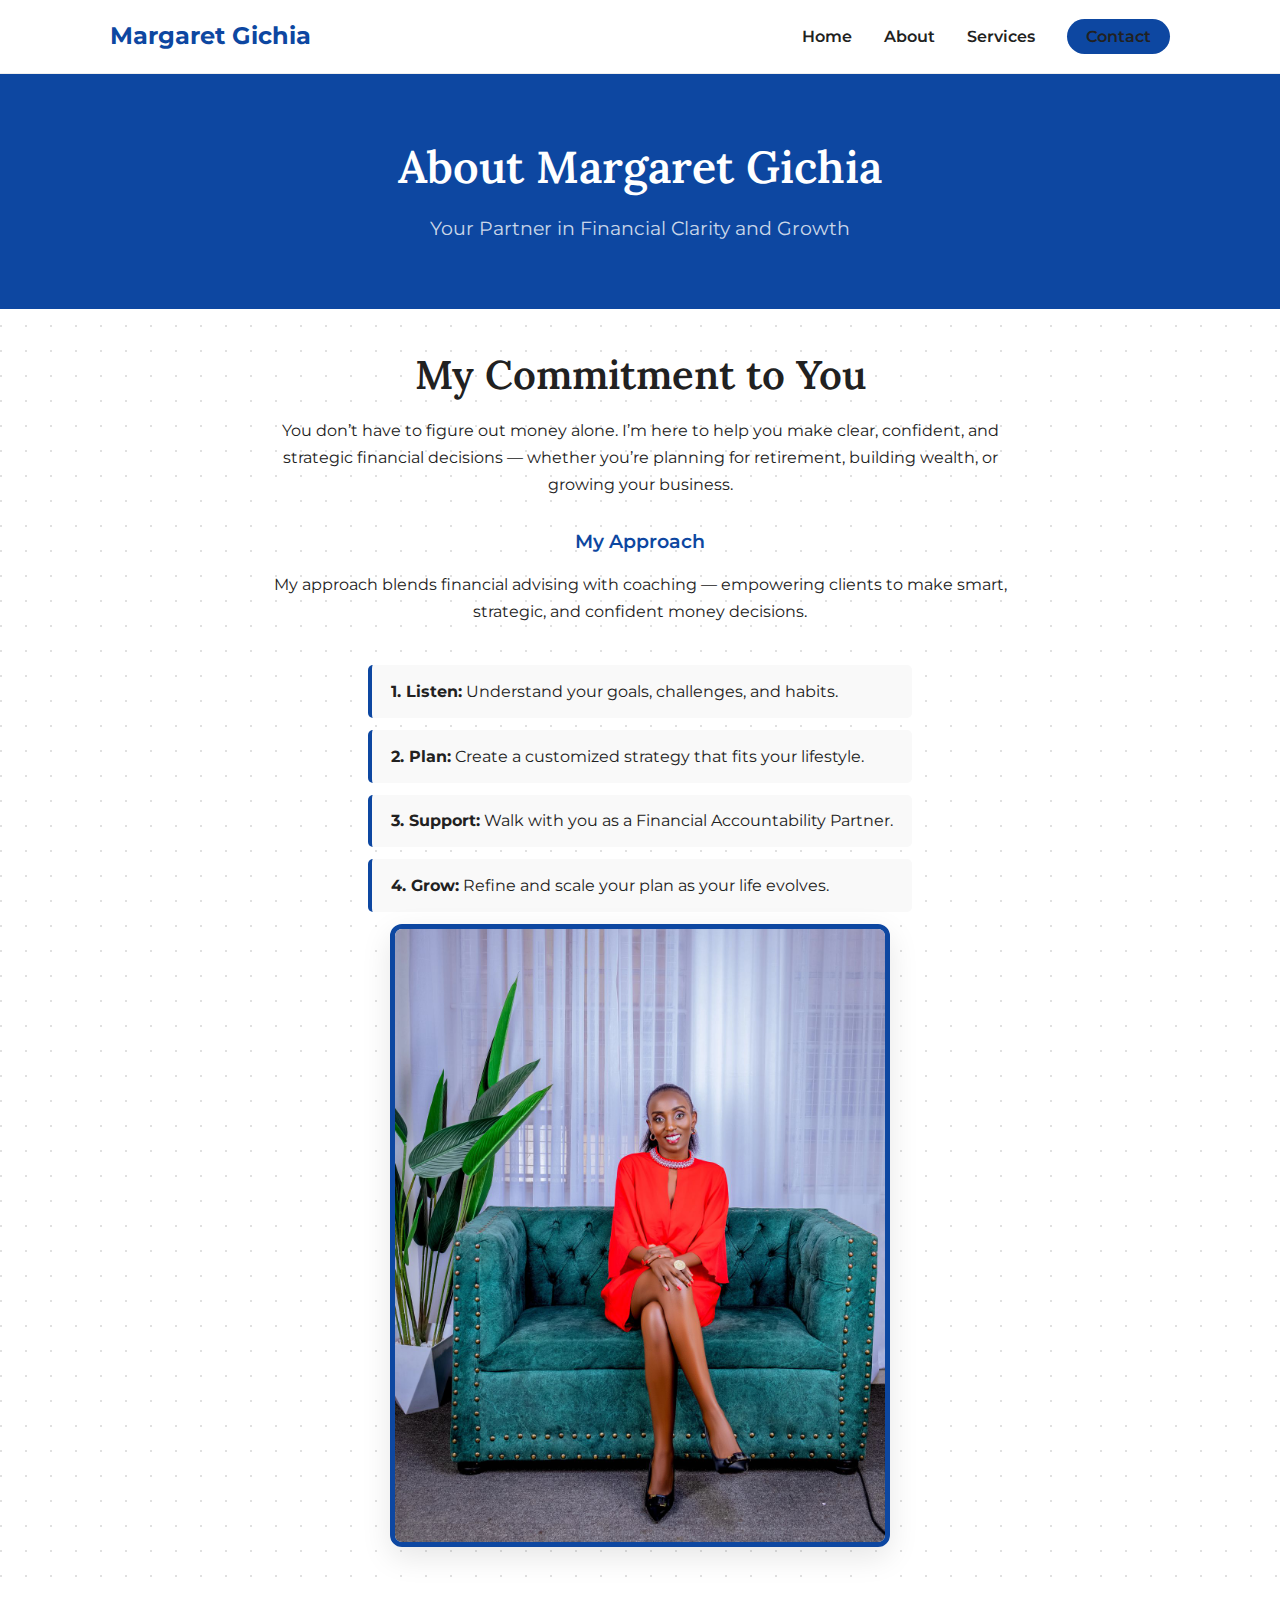
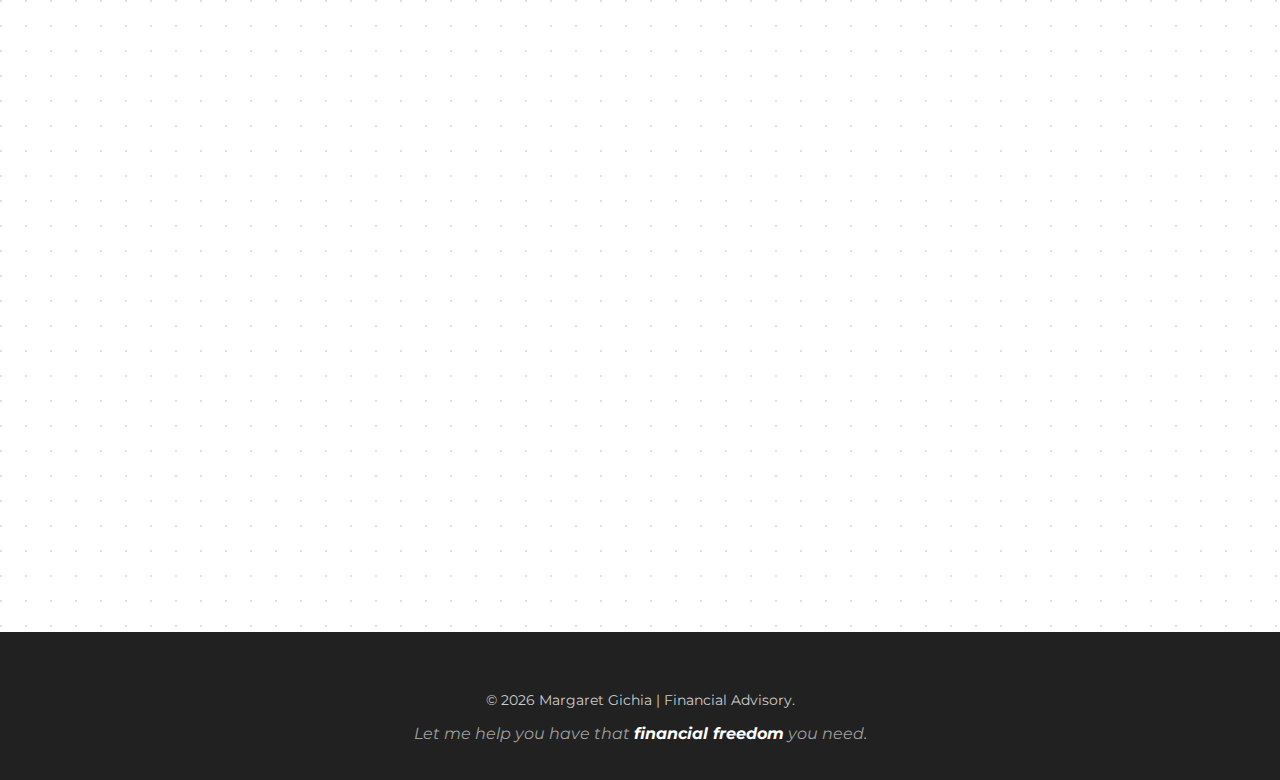
<file: about.html>
<!DOCTYPE html>
<html lang="en">
<head>
    <meta charset="UTF-8">
    <meta name="viewport" content="width=device-width, initial-scale=1.0">
    <title>Margaret Gichia - About Me</title>
    <link rel="stylesheet" href="style.css">
    <link href="https://fonts.googleapis.com/css2?family=Montserrat:wght@400;600;700&family=Lora:wght@500&display=swap" rel="stylesheet">
    
    <!-- FONT AWESOME LINK -->
    <link rel="stylesheet" href="https://cdnjs.cloudflare.com/ajax/libs/font-awesome/6.5.1/css/all.min.css" integrity="sha512-DTOQO9RWCH3ppGqcWaEA1BIZOC6xxalwEsw9c2QQeAIftl+Vegovlnee1c9QX4TctnWMn13TZye+giMm8e2LwA==" crossorigin="anonymous" referrerpolicy="no-referrer" />
</head>
<body>

    <header class="navbar">
    <div class="container">
        <a href="index.html" class="logo">Margaret Gichia</a>
        <nav id="nav-menu">
        <ul>
            <li><a href="index.html">Home</a></li>
            <li><a href="about.html">About</a></li>
            <li><a href="services.html">Services</a></li>
            <li><a href="services.html#contact" class="cta-button-nav">Contact</a></li>
        </ul>
        </nav>
        <div class="hamburger" id="hamburger-button">
            <span class="bar"></span>
            <span class="bar"></span>
            <span class="bar"></span>
        </div>
    </div>
</header>

<main>
    <section class="page-title">
        <div class="container">
            <h1>About Margaret Gichia</h1>
            <p>Your Partner in Financial Clarity and Growth</p>
        </div>
    </section>

    <!-- CORRECTED SECTION: The about-image div is now INSIDE the about-grid div -->
    <section class="about-content fade-in-section">
        <div class="container about-grid">
            <div class="about-text">
                <h2>My Commitment to You</h2>
                <p>You don’t have to figure out money alone. I’m here to help you make clear, confident, and strategic financial decisions — whether you’re planning for retirement, building wealth, or growing your business.</p>
                <div id="my-approach">
                <h3>My Approach</h3>
                <p>My approach blends financial advising with coaching — empowering clients to make smart, strategic, and confident money decisions.</p>
                <div class="process-steps">
                    <div class="step"><strong>1. Listen:</strong> Understand your goals, challenges, and habits.</div>
                    <div class="step"><strong>2. Plan:</strong> Create a customized strategy that fits your lifestyle.</div>
                    <div class="step"><strong>3. Support:</strong> Walk with you as a Financial Accountability Partner.</div>
                    <div class="step"><strong>4. Grow:</strong> Refine and scale your plan as your life evolves.</div>
                </div>
            </div>
            </div>
            <!-- THIS DIV IS NOW CORRECTLY PLACED INSIDE THE GRID -->
            <div class="about-image">
                <img src="images/about_3.jpg" alt="Margaret Gichia in a professional setting">
            </div>
        </div>
    </section>

     <section class="stats-bar fade-in-section">
         <div class="container stats-grid">
             <div class="stat-item">
                 <!-- I see you updated this number to 700. The script will handle it! -->
                 <div class="stat-number" data-target="700">0</div>
                 <div class="stat-label">Individuals Guided</div>
             </div>
             <div class="stat-item">
                 <div class="stat-number" data-target="10">0</div>
                 <div class="stat-label">Companies Empowered</div>
             </div>
             <div class="stat-item">
                 <div class="stat-number" data-target="10">0</div>
                 <div class="stat-label">Chamas Strengthened</div>
             </div>
              <div class="stat-item">
                 <div class="stat-number" data-target="5">0</div>
                 <div class="stat-label">Years of Experience</div>
             </div>
         </div>
     </section>
     
     <section class="final-cta fade-in-section">
            <div class="container">
                <h2>Ready for the Next Step?</h2>
                <p>Explore my services or return to the homepage.</p>
                <a href="services.html" class="cta-button-light">Check Out My Services</a>
                <a href="index.html" class="cta-button-light cta-secondary">🏠 Back to Home</a>
            </div>
        </section>
</main>

    <footer>
    <div class="container">
        <div class="social-links">
            <a href="https://wa.me/254702195761" target="_blank" aria-label="Chat on WhatsApp"><i class="fab fa-whatsapp"></i></a>
            <a href="https://linkedin.com/in/margaret-gichia" target="_blank" aria-label="View LinkedIn Profile"><i class="fab fa-linkedin"></i></a>
            <a href="mailto:gichiamargaret04@gmail.com" aria-label="Send an Email"><i class="fas fa-envelope"></i></a>
        </div>
        <p class="copyright">&copy; <span id="current-year"></span> Margaret Gichia | Financial Advisory.</p>
        <p class="tagline">Let me help you have that <strong>financial freedom</strong> you need.</p>
    </div>
    </footer>
     <script src="script.js"></script>
</body>
</html>
</file>
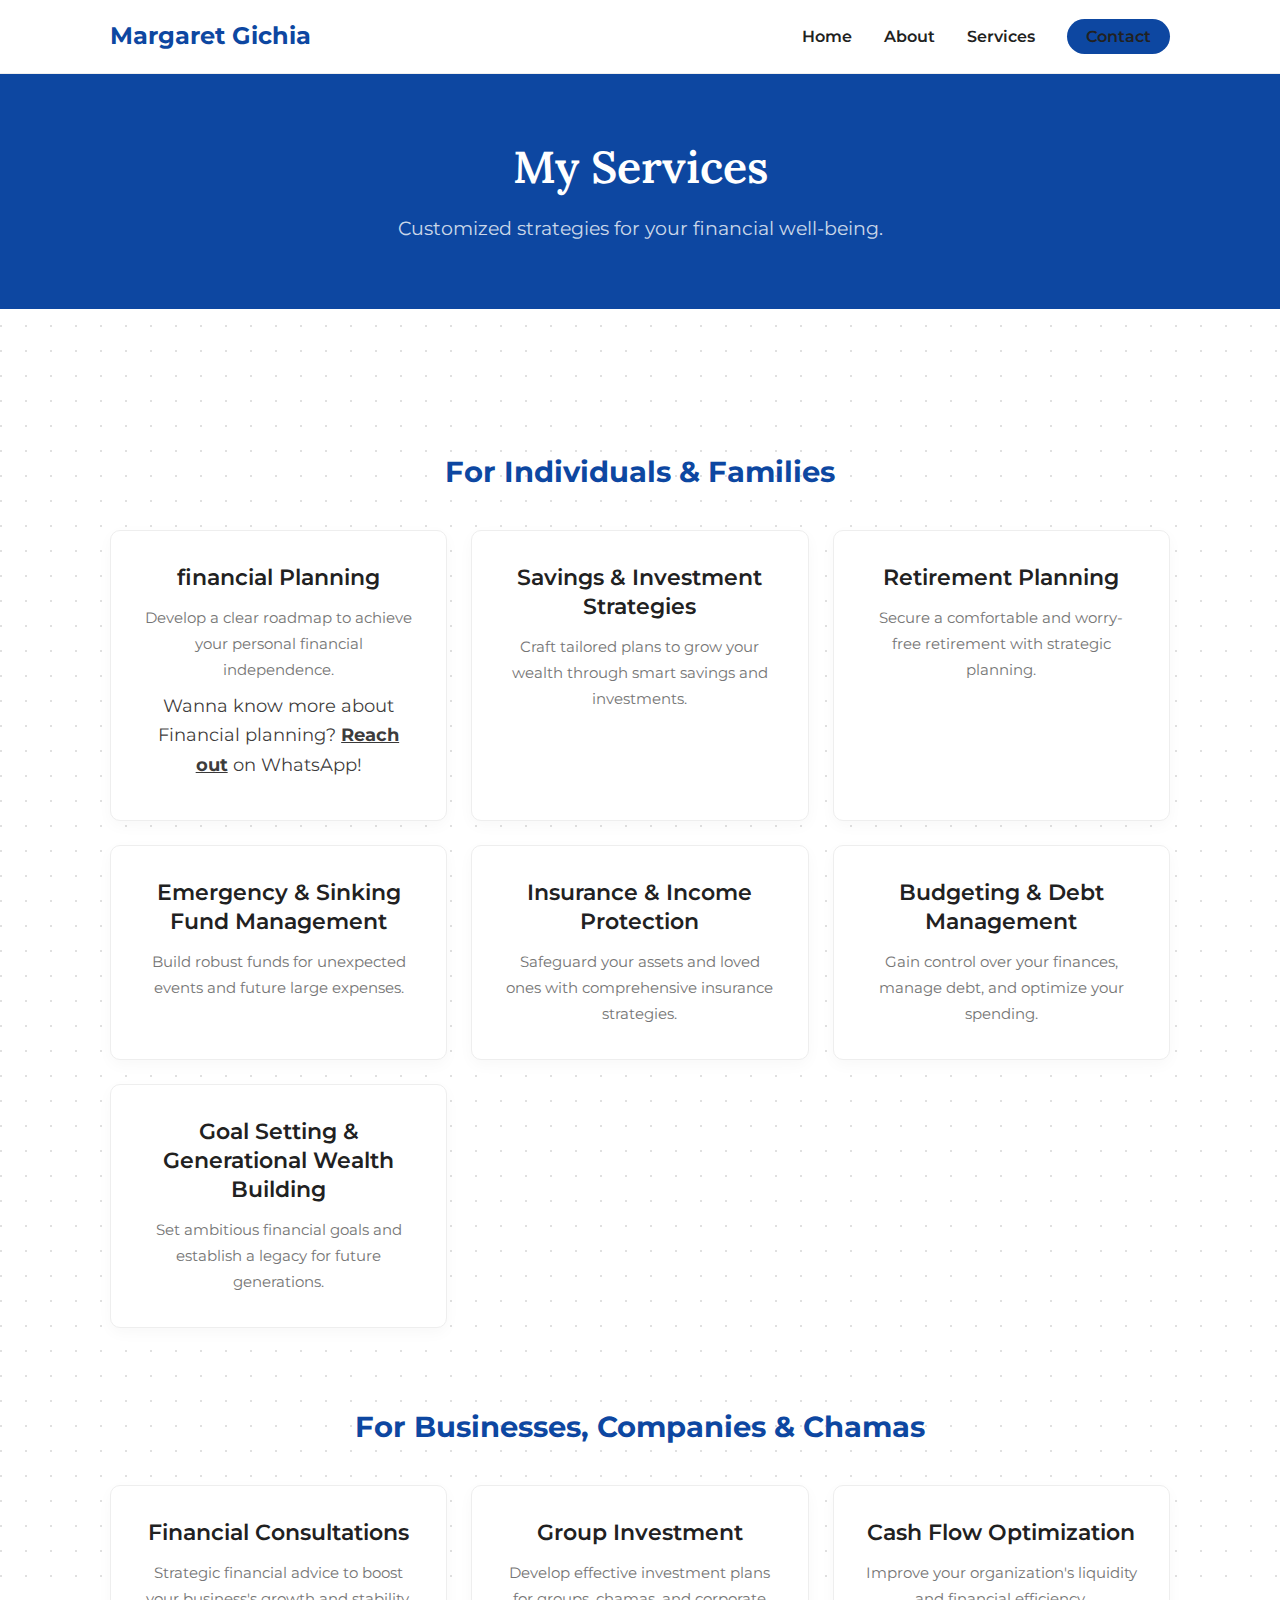
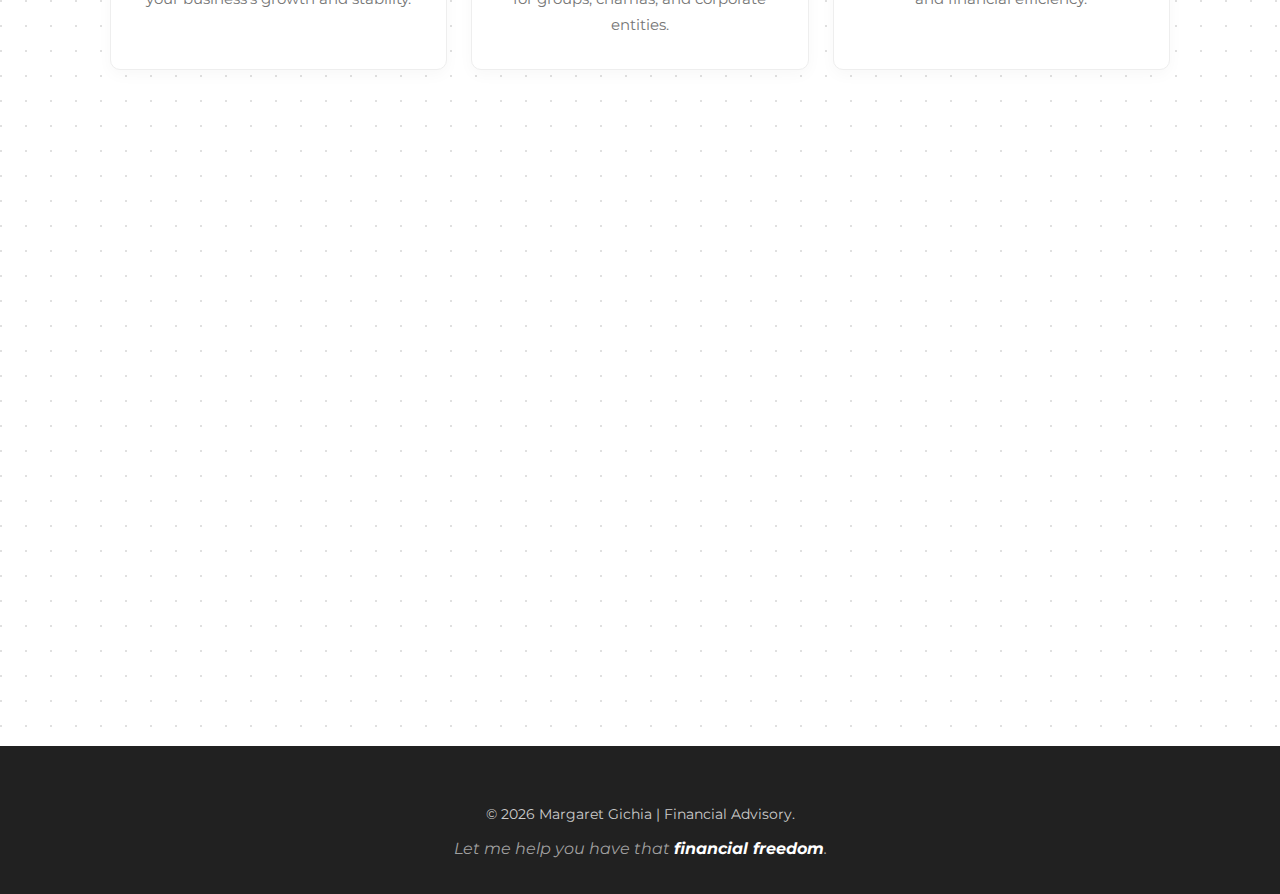
<file: services.html>
<!DOCTYPE html>
<html lang="en">
<head>
    <meta charset="UTF-8">
    <meta name="viewport" content="width=device-width, initial-scale=1.0">
    <title>Margaret Gichia - Services</title>
    <link rel="stylesheet" href="style.css">
    <link href="https://fonts.googleapis.com/css2?family=Montserrat:wght@400;600;700&family=Lora:wght@500&display=swap" rel="stylesheet">
    
    <!-- UPDATED FONT AWESOME LINK - THIS IS THE FIX -->
    <link rel="stylesheet" href="https://cdnjs.cloudflare.com/ajax/libs/font-awesome/6.5.1/css/all.min.css" integrity="sha512-DTOQO9RWCH3ppGqcWaEA1BIZOC6xxalwEsw9c2QQeAIftl+Vegovlnee1c9QX4TctnWMn13TZye+giMm8e2LwA==" crossorigin="anonymous" referrerpolicy="no-referrer" />
</head>
<body>

    <header class="navbar">
    <div class="container">
        <a href="index.html" class="logo">Margaret Gichia</a>
        <nav id="nav-menu">
        <ul>
            <li><a href="index.html">Home</a></li>
            <li><a href="about.html">About</a></li>
            <li><a href="services.html">Services</a></li>
            <li><a href="services.html#contact" class="cta-button-nav">Contact</a></li>
        </ul>
        </nav>
        <div class="hamburger" id="hamburger-button">
            <span class="bar"></span>
            <span class="bar"></span>
            <span class="bar"></span>
        </div>
    </div>
</header>

<main>
     <section class="page-title">
        <div class="container">
            <h1>My Services</h1>
            <p>Customized strategies for your financial well-being.</p>
        </div>
    </section>

    <section class="services-detailed fade-in-section">
        <div class="container">
            <h2 class="section-sub-heading">For Individuals & Families</h2>
            <div class="services-detailed-grid">
                 <div class="service-detail-card">
                     <i class="fas fa-hand-holding-usd service-detail-icon"></i>
                     <h3>financial Planning</h3>
                     <p>Develop a clear roadmap to achieve your personal financial independence.</p>
                     <div class="card-cta-reveal"> <!-- we cant use card-overlay since it will hide the original service when trying to display that reach out part-->
                        <a href="https://wa.me/254702195761" class="whatsapp-link" data-service="Financial Planning">
                            Wanna know more about Financial planning? <b>Reach out</b> on WhatsApp!
                        </a>
                    </div>
                 </div>
                 <div class="service-detail-card">
                    <i class="fas fa-chart-line service-detail-icon"></i>
                     <h3>Savings & Investment Strategies</h3>
                     <p>Craft tailored plans to grow your wealth through smart savings and investments.</p>
                 </div>
                 <div class="service-detail-card">
                    <i class="fas fa-umbrella-beach service-detail-icon"></i>
                     <h3>Retirement Planning</h3>
                     <p>Secure a comfortable and worry-free retirement with strategic planning.</p>
                 </div>
                 <div class="service-detail-card">
                    <i class="fas fa-piggy-bank service-detail-icon"></i>
                     <h3>Emergency & Sinking Fund Management</h3>
                     <p>Build robust funds for unexpected events and future large expenses.</p>
                 </div>
                 <div class="service-detail-card">
                    <i class="fas fa-shield-alt service-detail-icon"></i>
                     <h3>Insurance & Income Protection</h3>
                     <p>Safeguard your assets and loved ones with comprehensive insurance strategies.</p>
                 </div>
                 <div class="service-detail-card">
                    <i class="fas fa-wallet service-detail-icon"></i>
                     <h3>Budgeting & Debt Management</h3>
                     <p>Gain control over your finances, manage debt, and optimize your spending.</p>
                 </div>
                 <div class="service-detail-card">
                    <i class="fas fa-seedling service-detail-icon"></i>
                     <h3>Goal Setting & Generational Wealth Building</h3>
                     <p>Set ambitious financial goals and establish a legacy for future generations.</p>
                 </div>
            </div>

             <h2 class="section-sub-heading" style="margin-top: 5rem;">For Businesses, Companies & Chamas</h2>
             <div class="services-detailed-grid">
                 <div class="service-detail-card">
                    <i class="fas fa-building service-detail-icon"></i>
                     <h3>Financial Consultations </h3>
                     <p>Strategic financial advice to boost your business's growth and stability.</p>
                 </div>
                 <div class="service-detail-card">
                    <i class="fas fa-users service-detail-icon"></i>
                     <h3>Group Investment</h3>
                     <p>Develop effective investment plans for groups, chamas, and corporate entities.</p>
                 </div>
                 <div class="service-detail-card">
                    <i class="fas fa-funnel-dollar service-detail-icon"></i>
                     <h3>Cash Flow Optimization</h3>
                     <p>Improve your organization's liquidity and financial efficiency.</p>
                 </div>
             </div>
        </div>
    </section>

     <section class="contact-section fade-in-section" id="contact">
         <div class="container">
             <div class="section-title">
                 <h2>Let's Connect</h2>
                 <p>Ready to take the next step? Reach out today for a complimentary consultation.</p>
             </div>
                <div class="contact-grid">
                    <a href="mailto:gichiamargaret04@gmail.com" class="contact-card">
                        <div class="contact-icon"><i class="fas fa-envelope"></i></div>
                        <h3>Email</h3>
                        <p>gichiamargaret04@gmail.com</p>
                        <div class="card-cta">Send an Email</div>
                    </a>
                    <a href="https://wa.me/254702195761" target="_blank" class="contact-card">
                        <div class="contact-icon"><i class="fab fa-whatsapp"></i></div>
                        <h3>WhatsApp</h3>
                        <p>+254 702 195 761</p>
                        <div class="card-cta">Chat on WhatsApp</div>
                    </a>
                    <a href="https://linkedin.com/in/margaret-gichia" target="_blank" class="contact-card">
                        <div class="contact-icon"><i class="fab fa-linkedin-in"></i></div>
                        <h3>LinkedIn</h3>
                        <p>Connect Professionally</p>
                        <div class="card-cta">View Profile</div>
                    </a>
                </div>
             </div>
         </div>
     </section>
</main>

    <footer>
    <div class="container">
        <div class="social-links">
            <a href="https://wa.me/254702195761" target="_blank" aria-label="Chat on WhatsApp"><i class="fab fa-whatsapp"></i></a>
            <a href="https://linkedin.com/in/margaret-gichia" target="_blank" aria-label="View LinkedIn Profile"><i class="fab fa-linkedin"></i></a>
            <a href="mailto:gichiamargaret04@gmail.com" aria-label="Send an Email"><i class="fas fa-envelope"></i></a>
        </div>
        <p class="copyright">&copy; <span id="current-year"></span> Margaret Gichia | Financial Advisory.</p>
        <p class="tagline">Let me help you have that <strong>financial freedom</strong>.</p>
    </div>
    </footer>
     <script src="script.js"></script>
</body>
</html>
</file>
<file: style.css>
/* =================================================================
   1. Global Styles & Variables
   ================================================================= */
:root {
    --primary-color: #0d47a1;  /* A deep, trustworthy blue */
    --secondary-color: #1e88e5; /* A slightly brighter blue for accents */
    --dark-color: #212121;      /* For text */
    --grey-color: #757575;      /* For subtitles */
    --light-color: #ffffff;     /* White */
    --services-color: #6162cf; 
    --bg-light-grey: #f9f9f9;  /* Light grey for section backgrounds */
    --font-main: 'Montserrat', sans-serif;
    --font-heading: 'Lora', serif;
}
/* Animation Class */
.fade-in-section {
    opacity: 0;
    transform: translateY(20px);
    transition: opacity 0.6s ease-out, transform 0.6s ease-out;
}
.fade-in-section.is-visible {
    opacity: 1;
    transform: none;
}
* {
    box-sizing: border-box;
    margin: 0;
    padding: 0;
}

body {
    font-family: var(--font-main);
    color: var(--dark-color);
    line-height: 1.7;
    background-color: var(--light-color);
    /* This creates the subtle dot pattern background */
    background-image: radial-gradient(circle at 1px 1px, #e0e0e0 1px, transparent 0);
    background-size: 25px 25px;
}

.container {
    max-width: 1100px;
    margin: 0 auto;
    padding: 0 20px;
}

h1, h2, h3 {
    font-family: var(--font-heading);
    font-weight: 600;
    margin-bottom: 1rem;
    line-height: 1.3;
}

h1 { font-size: 3rem; color: var(--light-color); }
h2 { font-size: 2.5rem; color: var(--dark-color); text-align: center; }
p { font-size: 1rem; margin-bottom: 1rem; }

/* New: Sub-heading style for sections like "For Individuals & Families" */
.section-sub-heading {
    font-family: var(--font-main); /* Use main font for a more modern feel */
    font-size: 1.8rem;
    font-weight: 700;
    color: var(--primary-color);
    text-align: center;
    margin-top: 4rem;
    margin-bottom: 2.5rem;
}


/* =================================================================
   2. Navbar
   ================================================================= */
.navbar {
    background: var(--light-color);
    padding: 1rem 0;
    border-bottom: 1px solid #eee;
    position: sticky;
    top: 0;
    z-index: 100;
}

.navbar .container {
    display: flex;
    justify-content: space-between;
    align-items: center;
}

.logo {
    font-size: 1.5rem;
    font-weight: 700;
    text-decoration: none;
    color: var(--primary-color);
}

.navbar nav ul {
    display: flex;
    list-style: none;
    align-items: center;
}

.navbar nav ul li {
    margin-left: 2rem;
}

.navbar nav a {
    text-decoration: none;
    color: var(--dark-color);
    font-weight: 600;
    transition: color 0.3s ease;
}

.navbar nav a:hover {
    color: var(--primary-color);
}

.cta-button-nav {
    background: var(--primary-color);
    color: var(--light-color);
    padding: 0.5rem 1.2rem;
    border-radius: 50px;
    transition: background-color 0.3s ease;
}

.cta-button-nav:hover {
    background: var(--secondary-color);
    color: var(--light-color);
}


/* =================================================================
   3. Hero Section
   ================================================================= */
.hero {
    background-image: linear-gradient(rgba(13, 71, 161, 0.8), rgba(13, 71, 161, 0.8)), url('images/hero-background.jpg');
    background-size: cover;
    background-position: center;
    padding: 6rem 0;
    color: var(--light-color);
}

.hero-content {
    display: flex;
    align-items: center;
    justify-content: space-between;
}

.hero-text {
    flex: 1;
    padding-right: 3rem;
}

.hero .subtitle {
    font-size: 1.2rem;
    margin-bottom: 2rem;
    color: rgba(255, 255, 255, 0.9);
}

.cta-button {
    background: var(--light-color);
    color: var(--primary-color);
    padding: 1rem 2rem;
    border-radius: 50px;
    text-decoration: none;
    font-weight: 700;
    font-size: 1.1rem;
    display: inline-block;
    transition: transform 0.3s ease, box-shadow 0.3s ease;
}

.cta-button:hover {
    transform: translateY(-3px);
    box-shadow: 0 4px 15px rgba(0,0,0,0.2);
}

.hero-image-container img {
    width: 300px;
    height: 300px;
    border-radius: 50%;
    object-fit: cover;
    border: 5px solid var(--secondary-color);
}


/* =================================================================
   4. Trust Bar (Enhanced with Carousel)
   ================================================================= */
.trust-bar {
    background: var(--bg-light-grey);
    padding: 3rem 0;
    overflow: hidden;
    position: relative;
    border-top: 1px solid #eee;
    border-bottom: 1px solid #eee;
}
.trust-bar .container {
    display: flex;
    flex-direction: column;
    align-items: center;
    gap: 1.5rem;
}
.trust-bar .trust-heading {
    font-weight: 700;
    color: var(--primary-color);
    font-size: 1.5rem;
    margin-bottom: 1rem;
    text-align: center;
}

.logo-carousel {
    display: flex;
    white-space: nowrap;
    animation: scrollLogos 20s linear infinite;
    padding: 0.5rem 0;
}
.logo-item {
    display: inline-flex;
    align-items: center;
    justify-content: center;
    padding: 0 2rem;
    flex-shrink: 0;
}
.logo-item img {
    height: 50px;
    max-width: 150px;
    width: auto;
    opacity: 0.7;
    filter: grayscale(100%);
    transition: opacity 0.3s ease, filter 0.3s ease;
}
.logo-item img:hover {
    opacity: 1;
    filter: grayscale(0%);
}

@keyframes scrollLogos {
    0% { transform: translateX(0); }
    100% { transform: translateX(-50%); }
}

.logo-carousel:hover {
    animation-play-state: paused;
}


/* =================================================================
   5. General Section Styling
   ================================================================= */
.about-snippet, .services, .final-cta {
    padding: 5rem 0;
    text-align: center;
}

.about-snippet .container, .final-cta .container {
    max-width: 800px;
}

.about-snippet p {
    font-size: 1.1rem;
    color: var(--grey-color);
    margin-bottom: 2rem;
}

.link-styled {
    color: var(--primary-color);
    text-decoration: none;
    font-weight: 700;
    font-size: 1.1rem;
    position: relative;
    padding-bottom: 2px;
}
.link-styled::after {
    content: '';
    position: absolute;
    left: 0;
    bottom: 0;
    width: 100%;
    height: 2px;
    background-color: var(--secondary-color);
    transform: scaleX(0);
    transform-origin: bottom right;
    transition: transform 0.3s ease-out;
}
.link-styled:hover::after {
    transform: scaleX(1);
    transform-origin: bottom left;
}


/* =================================================================
   6. Services Section (Homepage Snippet)
   ================================================================= */
.services {
    background: var(--light-color);
}

.section-title p {
    max-width: 600px;
    margin: 0 auto 3rem auto;
    color: var(--grey-color);
}

.services-grid {
    display: grid;
    grid-template-columns: repeat(3, 1fr);
    gap: 2rem;
    text-align: left;
}

.service-card {
    background: var(--light-color);
    padding: 2.5rem;
    border-radius: 10px;
    border: 1px solid #eee;
    transition: transform 0.3s ease, box-shadow 0.3s ease;
}

.service-card:hover {
    transform: translateY(-10px);
    box-shadow: 0 10px 30px rgba(0,0,0,0.07);
}

.service-icon {
    margin-bottom: 1.5rem;
}

.service-icon i {
    font-size: 50px;
    color: var(--primary-color);
}

.service-card h3 {
    font-size: 1.3rem;
    font-family: var(--font-main);
}

/* =================================================================
   7. Final CTA
   ================================================================= */
.final-cta {
    background: var(--primary-color);
    color: var(--light-color);
}
.final-cta h2 {
    color: var(--light-color);
}
.final-cta p {
    color: rgba(255, 255, 255, 0.9);
    margin-bottom: 2rem;
}
.cta-button-light {
    background: var(--light-color);
    color: var(--primary-color);
    padding: 1rem 2.5rem;
    border-radius: 50px;
    text-decoration: none;
    font-weight: 700;
    display: inline-block;
    transition: transform 0.3s ease, box-shadow 0.3s ease, background-color 0.3s ease, color 0.3s ease;
    border: 2px solid transparent;
}
.cta-button-light:hover {
    transform: translateY(-3px);
    box-shadow: 0 4px 15px rgba(0,0,0,0.2);
}

/* =================================================================
   8. Footer
   ================================================================= */
footer {
    background: var(--dark-color);
    color: var(--light-color);
    text-align: center;
    padding: 2rem 0;
}
footer p {
    margin: 0;
    color: #ccc;
}


/* =================================================================
   9. Mobile Responsiveness
   ================================================================= */
/* First, styles for tablets */
@media (max-width: 900px) {
    .services-grid {
        grid-template-columns: 1fr 1fr;
    }
    .hero-content {
        flex-direction: column;
        text-align: center;
    }
    .hero-text {
        padding-right: 0;
        margin-bottom: 3rem;
    }
    .logo-carousel {
        animation: scrollLogosTablet 30s linear infinite;
    }
    @keyframes scrollLogosTablet {
        0% { transform: translateX(0); }
        100% { transform: translateX(-50%); }
    }
}


/* Now, styles for mobile phones */
@media (max-width: 768px) {
    h1 { font-size: 2.5rem; }
    h2 { font-size: 2rem; }
    .section-sub-heading { font-size: 1.5rem; }

    .services-grid {
        grid-template-columns: 1fr;
    }
    .trust-bar .container {
        gap: 1rem;
    }
    .trust-bar .trust-heading {
        font-size: 1.2rem;
    }
    .logo-item img {
        height: 40px;
    }
    .logo-carousel {
        animation: scrollLogosMobile 35s linear infinite;
    }
    @keyframes scrollLogosMobile {
        0% { transform: translateX(0); }
        100% { transform: translateX(-50%); }
    }
    
    /* Hamburger Menu Icon Styling */
    .hamburger {
        display: block;
        cursor: pointer;
    }
    .hamburger .bar {
        display: block;
        width: 25px;
        height: 3px;
        margin: 5px auto;
        transition: all 0.3s ease-in-out;
        background-color: var(--dark-color);
    }

    /* Navigation Menu Styling for Mobile */
    #nav-menu {
        position: fixed;
        left: -100%;
        top: 70px;
        flex-direction: column;
        background-color: var(--light-color);
        width: 100%;
        height: 100%;
        text-align: center;
        transition: 0.3s;
        z-index: 99;
        overflow-y: auto;
        padding-bottom: 50px;
    }
    #nav-menu.active {
        left: 0;
    }
    #nav-menu ul {
        flex-direction: column;
        padding-top: 2rem;
    }
    #nav-menu li {
        margin: 1.5rem 0;
    }
    #nav-menu a {
        font-size: 1.2rem;
    }

    /* Animate hamburger icon into an "X" when active */
    .hamburger.active .bar:nth-child(2) {
        opacity: 0;
    }
    .hamburger.active .bar:nth-child(1) {
        transform: translateY(8px) rotate(45deg);
    }
    .hamburger.active .bar:nth-child(3) {
        transform: translateY(-8px) rotate(-45deg);
    }
    
    /* ======================================================
       MODIFIED ABOUT PAGE FIX for Mobile
       ====================================================== */
    .about-content {
        padding-top: 2rem; /* Adjusted padding */
        padding-bottom: 2rem;
    }

    /* We target the image container specifically */
    .about-image {
        max-width: 90%; /* Let the image take up most of the screen width */
        margin-bottom: 2rem; /* Adjust space below */
    }

    .about-grid {
       display: block;
    }
    
   
    .stats-grid {
         grid-template-columns: 1fr 1fr;
         gap: 1rem;
     }
    .stat-item .stat-number {
        font-size: 2rem;
    }
    .stat-item .stat-label {
        font-size: 0.9rem;
    }
    .services-detailed-grid {
        grid-template-columns: 1fr;
    }
    .service-detail-card {
        padding: 1.5rem;
    }
    .contact-grid {
        grid-template-columns: 1fr;
    }
}

/* Hide hamburger on desktop */
@media (min-width: 769px) {
    .hamburger {
        display: none;
    }
}
/* =================================================================
   10. Inner Page Styles (Desktop)
   ================================================================= */
.page-title {
    background: var(--primary-color);
    padding: 4rem 0;
    text-align: center;
    color: var(--light-color);
}
.page-title h1 {
    font-size: 2.8rem;
}
.page-title p {
    font-size: 1.2rem;
    color: rgba(255, 255, 255, 0.8);
    margin: 0;
}

/* MODIFIED RULES FOR NEW ABOUT PAGE STRUCTURE (DESKTOP) */
.about-content {
    padding: 2.5rem 0;
}

/* This is the key fix: It targets your now-independent image div */
.about-image {
    display: block;
    max-width: 500px; /* Controls max size on desktop */
    margin: 0 auto 2.5rem auto; /* Centers the div and adds space below */
}
.about-image img {
    width: 100%;
    height: auto;
    border-radius: 12px;
    box-shadow: 0 10px 30px rgba(0,0,0,0.1);
    border: 5px solid var(--primary-color);
}

/* This targets the container for your text */
.about-grid {
    display: block; /* No longer a grid, just a container */
    max-width: 800px;
    margin: 0 auto;
}
.about-text {
    text-align: center;
}
.about-text h3 {
    font-family: var(--font-main);
    margin-top: 2rem;
    color: var(--primary-color);
    text-align: center;
}
.process-steps {
    margin-top: 1.5rem;
    display: inline-block; /* Helps with centering */
}
.process-steps .step {
    background: var(--bg-light-grey);
    padding: 0.8rem 1.2rem;
    margin-bottom: 0.75rem;
    border-left: 4px solid var(--primary-color);
    border-radius: 5px;
    text-align: left;
    transition: all 0.3s ease;
}
.process-steps .step:hover {
    background-color: #e0e0e0;
    transform: translateX(5px);
}

/* These styles are RESTORED and necessary for other pages */
.stats-bar {
     background: var(--bg-light-grey);
     padding: 4rem 0;
     border-top: 1px solid #eee;
     border-bottom: 1px solid #eee;
}
 .stats-grid {
     display: grid;
     grid-template-columns: repeat(4, 1fr);
     text-align: center;
     gap: 2rem;
 }
 .stat-item .stat-number {
     font-size: 3rem;
     font-weight: 700;
     color: var(--primary-color);
     margin-bottom: 0.5rem;
 }
 .stat-item .stat-label {
     color: var(--grey-color);
     font-size: 1rem;
 }
.services-detailed {
    padding: 5rem 0;
}
.services-detailed-grid {
    display: grid;
    grid-template-columns: repeat(auto-fit, minmax(280px, 1fr));
    gap: 1.5rem;
}
.service-detail-card {
    background: #fff;
    border: 1px solid #eee;
    padding: 2rem;
    border-radius: 10px;
    text-align: center;
    box-shadow: 0 5px 15px rgba(0,0,0,0.03);
    transition: all 0.3s ease;
}
.service-detail-card:hover {
    background-color: var(--services-color);
    color: var(--light-color);
    transform: translateY(-8px);
    box-shadow: 0 15px 30px rgba(0,0,0,0.1);
}
.service-detail-card i.service-detail-icon {
    font-size: 3rem;
    color: var(--primary-color);
    margin-bottom: 1rem;
    transition: color 0.3s ease;
}
.service-detail-card:hover i.service-detail-icon {
    color: var(--light-color);
}
.service-detail-card h3 {
    font-family: var(--font-main);
    font-size: 1.4rem;
    font-weight: 600;
    margin-bottom: 0.8rem;
    transition: color 0.3s ease;
}
.service-detail-card:hover h3 {
    color: var(--light-color);
}
.service-detail-card p {
    font-size: 0.95rem;
    color: var(--grey-color);
    margin-bottom: 0;
    transition: color 0.3s ease;
}
.service-detail-card:hover p {
    color: rgba(255, 255, 255, 0.8);
}


/* =================================================================
   11. Updated Contact Section Styles
   ================================================================= */
.contact-section {
    padding: 5rem 0;
    background: var(--bg-light-grey);
}
.contact-grid {
    display: grid;
    grid-template-columns: repeat(3, 1fr);
    gap: 2rem;
    margin-top: 3rem;
}

.contact-card {
    background: #fff;
    text-align: center;
    padding: 2.5rem 2rem;
    border-radius: 10px;
    box-shadow: 0 5px 15px rgba(0,0,0,0.05);
    text-decoration: none;
    color: inherit;
    display: block;
    transition: transform 0.3s ease, box-shadow 0.3s ease;
}

.contact-card:hover {
    transform: translateY(-8px);
    box-shadow: 0 12px 30px rgba(0,0,0,0.1);
}

.contact-icon {
    margin: 0 auto 1rem auto;
    width: 60px;
    height: 60px;
    background: var(--primary-color);
    border-radius: 50%;
    display: flex;
    align-items: center;
    justify-content: center;
}
.contact-icon i {
    font-size: 30px;
    color: var(--light-color);
}
.contact-card h3 {
    font-family: var(--font-main);
    margin-bottom: 0.5rem;
}
.contact-card p {
    color: var(--grey-color);
    margin-bottom: 1.5rem;
    font-size: 0.95rem;
}

.card-cta {
    font-weight: 600;
    color: var(--primary-color);
    margin-top: 1rem;
}

@media (max-width: 900px) {
    .contact-grid {
        grid-template-columns: 1fr;
    }
}

/* =================================================================
   12. Footer Social Links & Text
   ================================================================= */
.social-links {
    display: flex;
    justify-content: center;
    gap: 1.5rem;
    margin-bottom: 1.5rem;
}

.social-links a {
    text-decoration: none;
    color: var(--light-color);
}

.social-links i {
    font-size: 1.8rem;
    transition: transform 0.3s ease, color 0.3s ease;
}

.social-links a:hover i {
    transform: scale(1.2);
    color: var(--secondary-color);
}

footer .copyright {
    font-size: 0.9rem;
    margin-bottom: 0.5rem;
    color: #ccc;
}

footer .tagline {
    font-style: italic;
    color: #a0a0a0;
    margin: 0;
}

footer .tagline strong {
    color: var(--light-color);
}

/* =================================================================
   13. CTA Button Adjustments
   ================================================================= */
.final-cta .container a + a {
    margin-left: 1rem;
}
.cta-button-light.cta-secondary {
    background: transparent;
    border: 2px solid var(--light-color);
    color: var(--light-color);
}
.cta-button-light.cta-secondary:hover {
    background: var(--light-color);
    color: var(--primary-color);
}

@media (max-width: 768px) {
    .final-cta .container {
        display: flex;
        flex-direction: column;
        align-items: center;
        gap: 1rem;
    }
    .final-cta .container a + a {
        margin-left: 0;
    }
}

/* =================================================================
   14. Interactive Expanding Service Card
   ================================================================= */

/* Make sure the card itself has a smooth transition */
.service-detail-card {
    transition: all 0.4s ease-in-out; /* This ensures height and shadow changes are smooth */
}

/* This is the container for our hidden link */
.card-cta-reveal {
    max-height: 100;      /* It has no height by default */
    opacity: 1;         /* It's completely invisible */
    overflow: hidden;   /* Content is clipped */
    transition: max-height 0.4s ease-in-out, opacity 0.4s ease, margin-top 0.4s ease;
}

/* This is what happens when you hover over the PARENT card */
.service-detail-card:hover .card-cta-reveal {
    max-height: 200px;  /* Give it enough height to show the content */
    opacity: 1;         /* Make it visible */
    margin-top: 1rem;   /* Add some nice spacing from the text above */
}

/* Styling for the actual link text */
.card-cta-reveal .whatsapp-link {
    display: inline-block;
    font-weight: 1200;
    color: rgba(7, 6, 6, 0.8);
    text-decoration: none;
    font-size: 1.10rem;
    padding: 0.5rem;
    border-radius: 5px;
    transition: background-color 0.3s ease;
}

.card-cta-reveal .whatsapp-link:hover {
    color: rgba(7, 6, 6, 0.8);
}

.card-cta-reveal .whatsapp-link b {
    text-decoration: underline;
}
</file>
